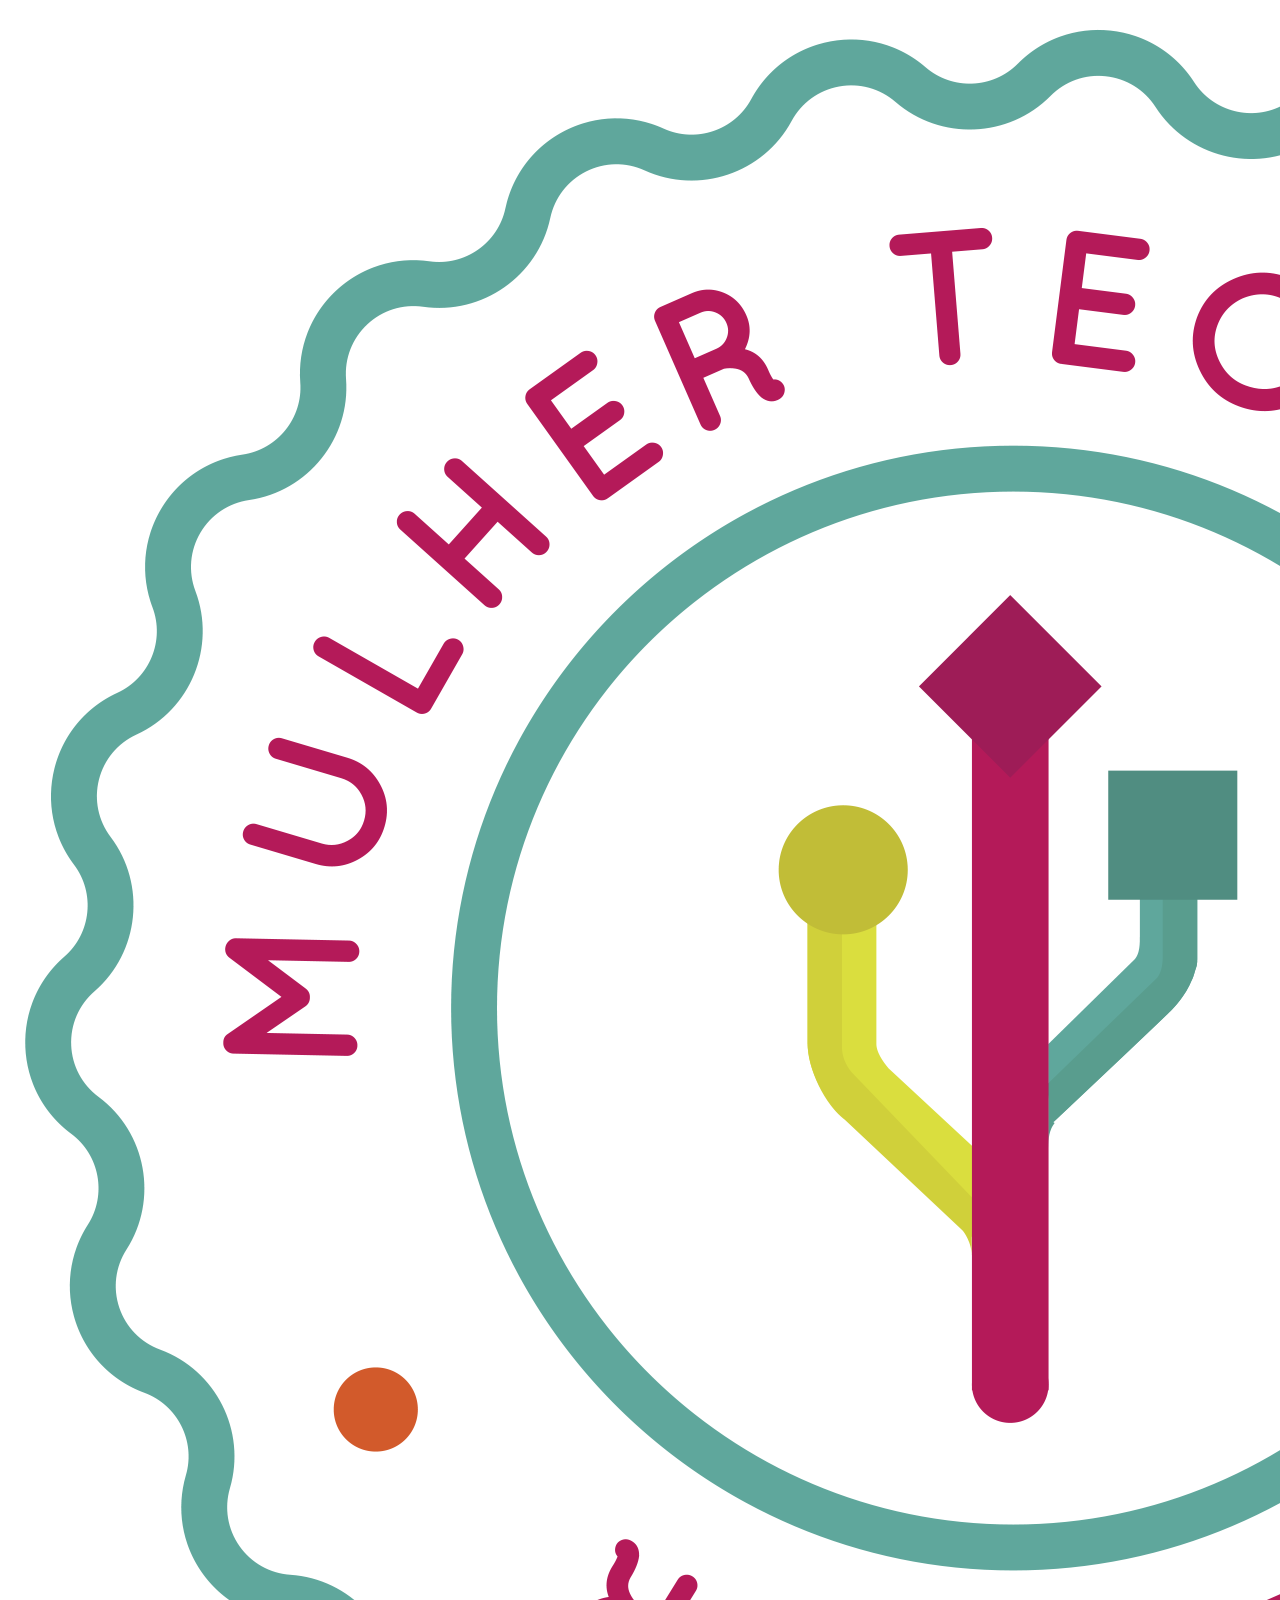
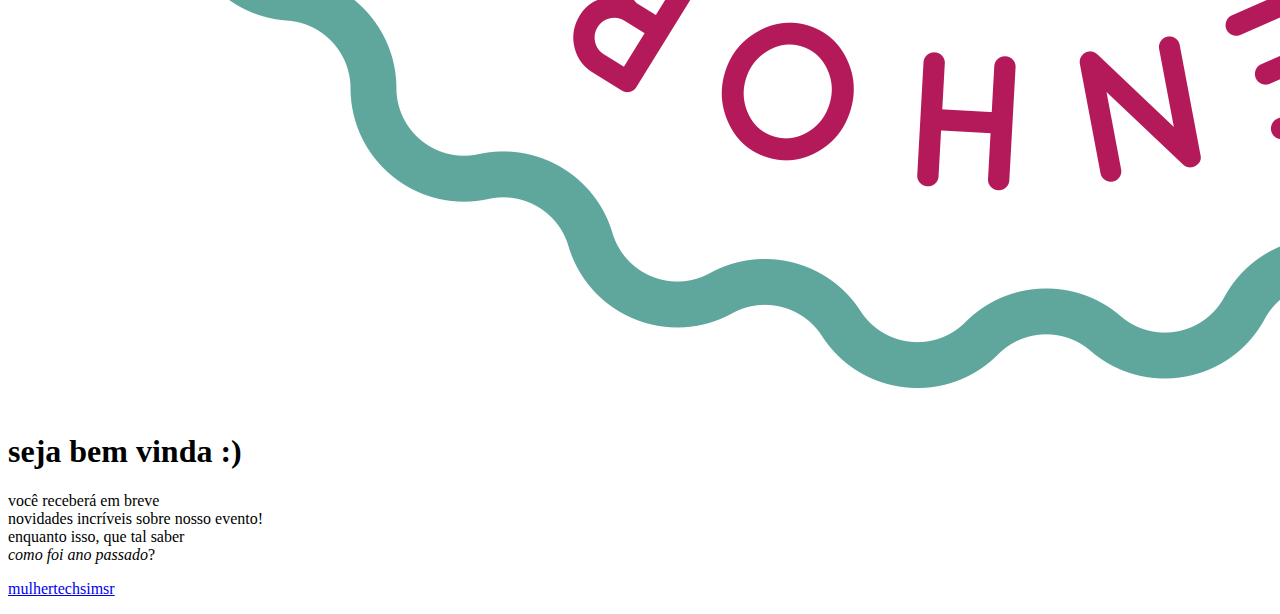
<file: welcome/index.html>
<!DOCTYPE html>
<html>
    <head>
        <meta charset="utf-8" />
        <link rel="stylesheet" href="http://mulhertechsim.sr/ZRg4HD_Q/mailchimp/2019/css/colorsfonts.css" />
        <link rel="stylesheet" href="http://mulhertechsim.sr/ZRg4HD_Q/mailchimp/2019/css/mailchimp.css" /> 
        <link rel="stylesheet" href="https://use.fontawesome.com/releases/v5.6.1/css/all.css" integrity="sha384-gfdkjb5BdAXd+lj+gudLWI+BXq4IuLW5IT+brZEZsLFm++aCMlF1V92rMkPaX4PP" crossorigin="anonymous">
    </head>
    <body>
        <main>
            <img id="logo-round" src="../img/logo-round.png" />
            <h1 class="center text-gray">seja bem vinda :)</h1>
            <p class="center text-gray">você receberá em breve<br>novidades incríveis sobre nosso evento!<br>enquanto isso, que tal saber<br><i>como foi ano passado</i>?
            </p>
            <p class="center">
                <a class="btn instagram bg-pink text-white"  href="http://instagram.com/mulhertechsimsr">
                    <span> 
                        <i class="fab fa-instagram"></i> 
                        mulhertechsimsr 
                    </span>
                </a>
            </p>
        </main>
    </body>
</html>
</file>
